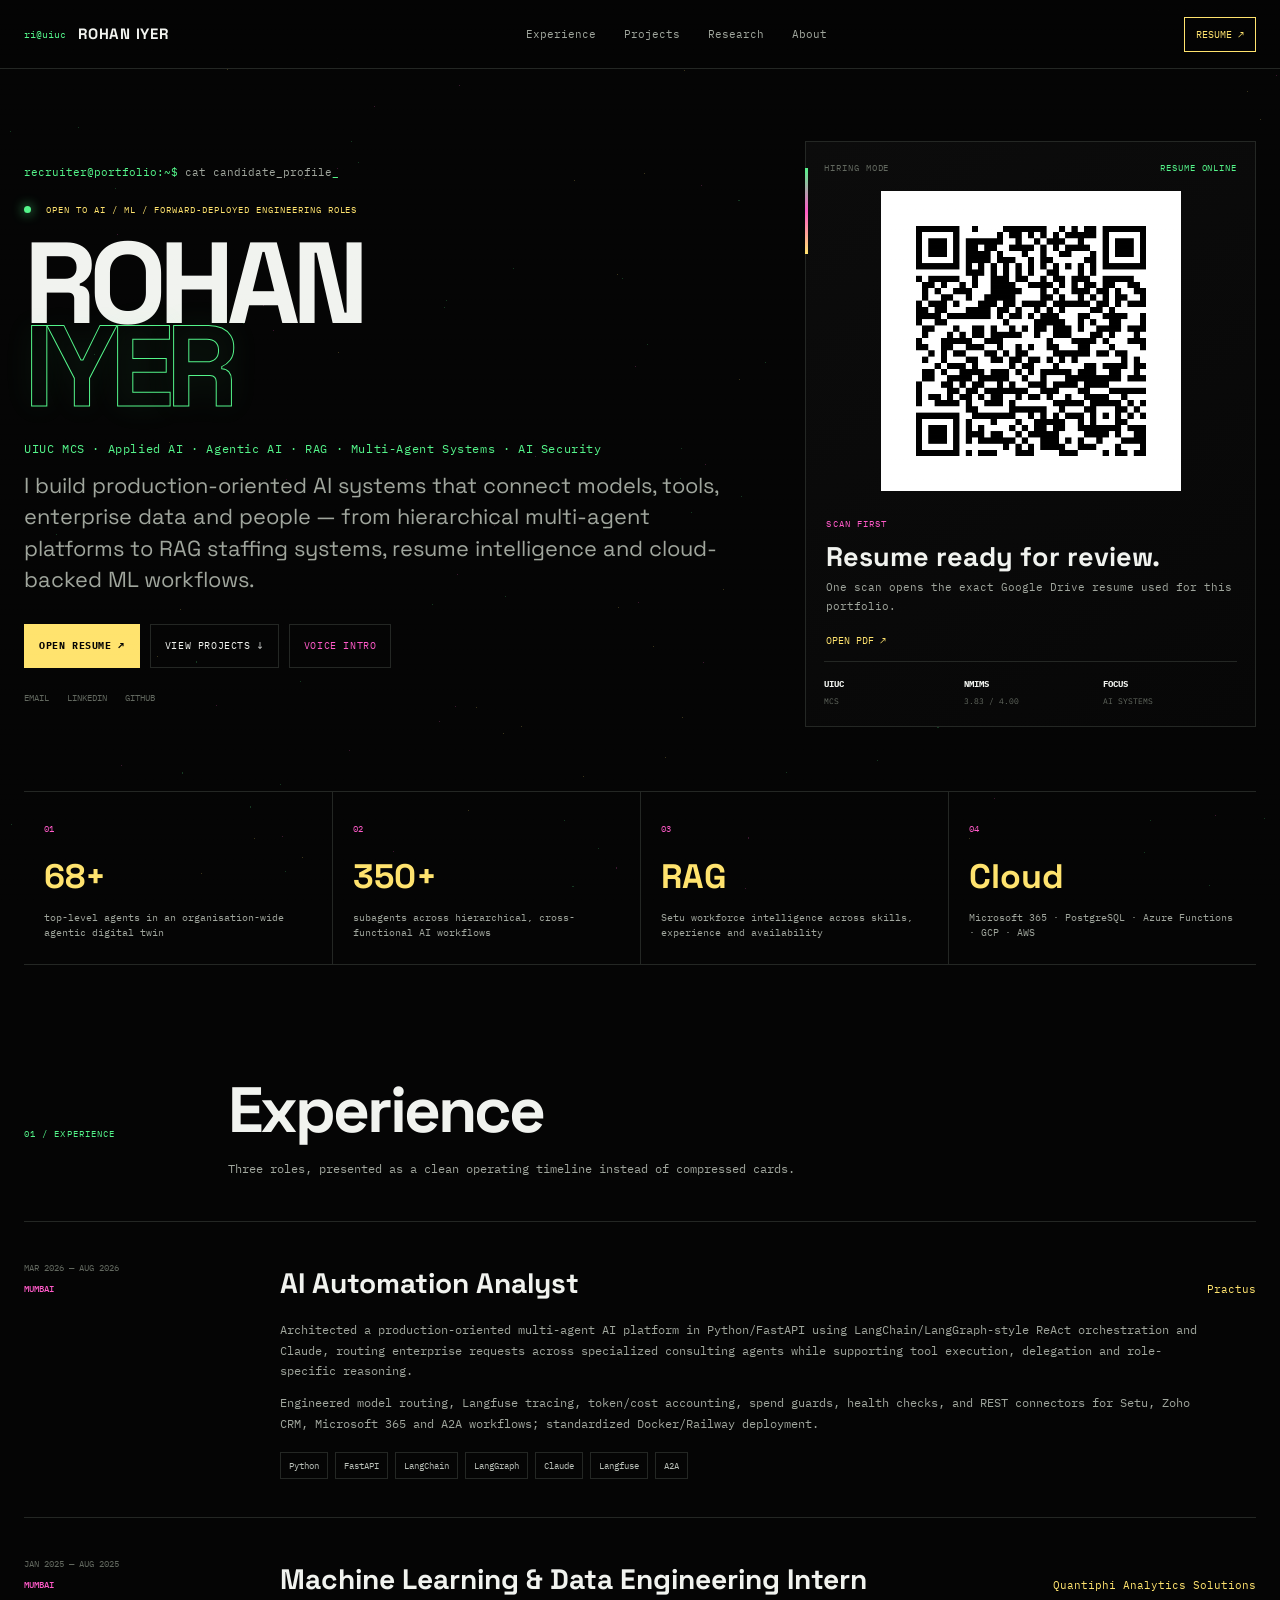
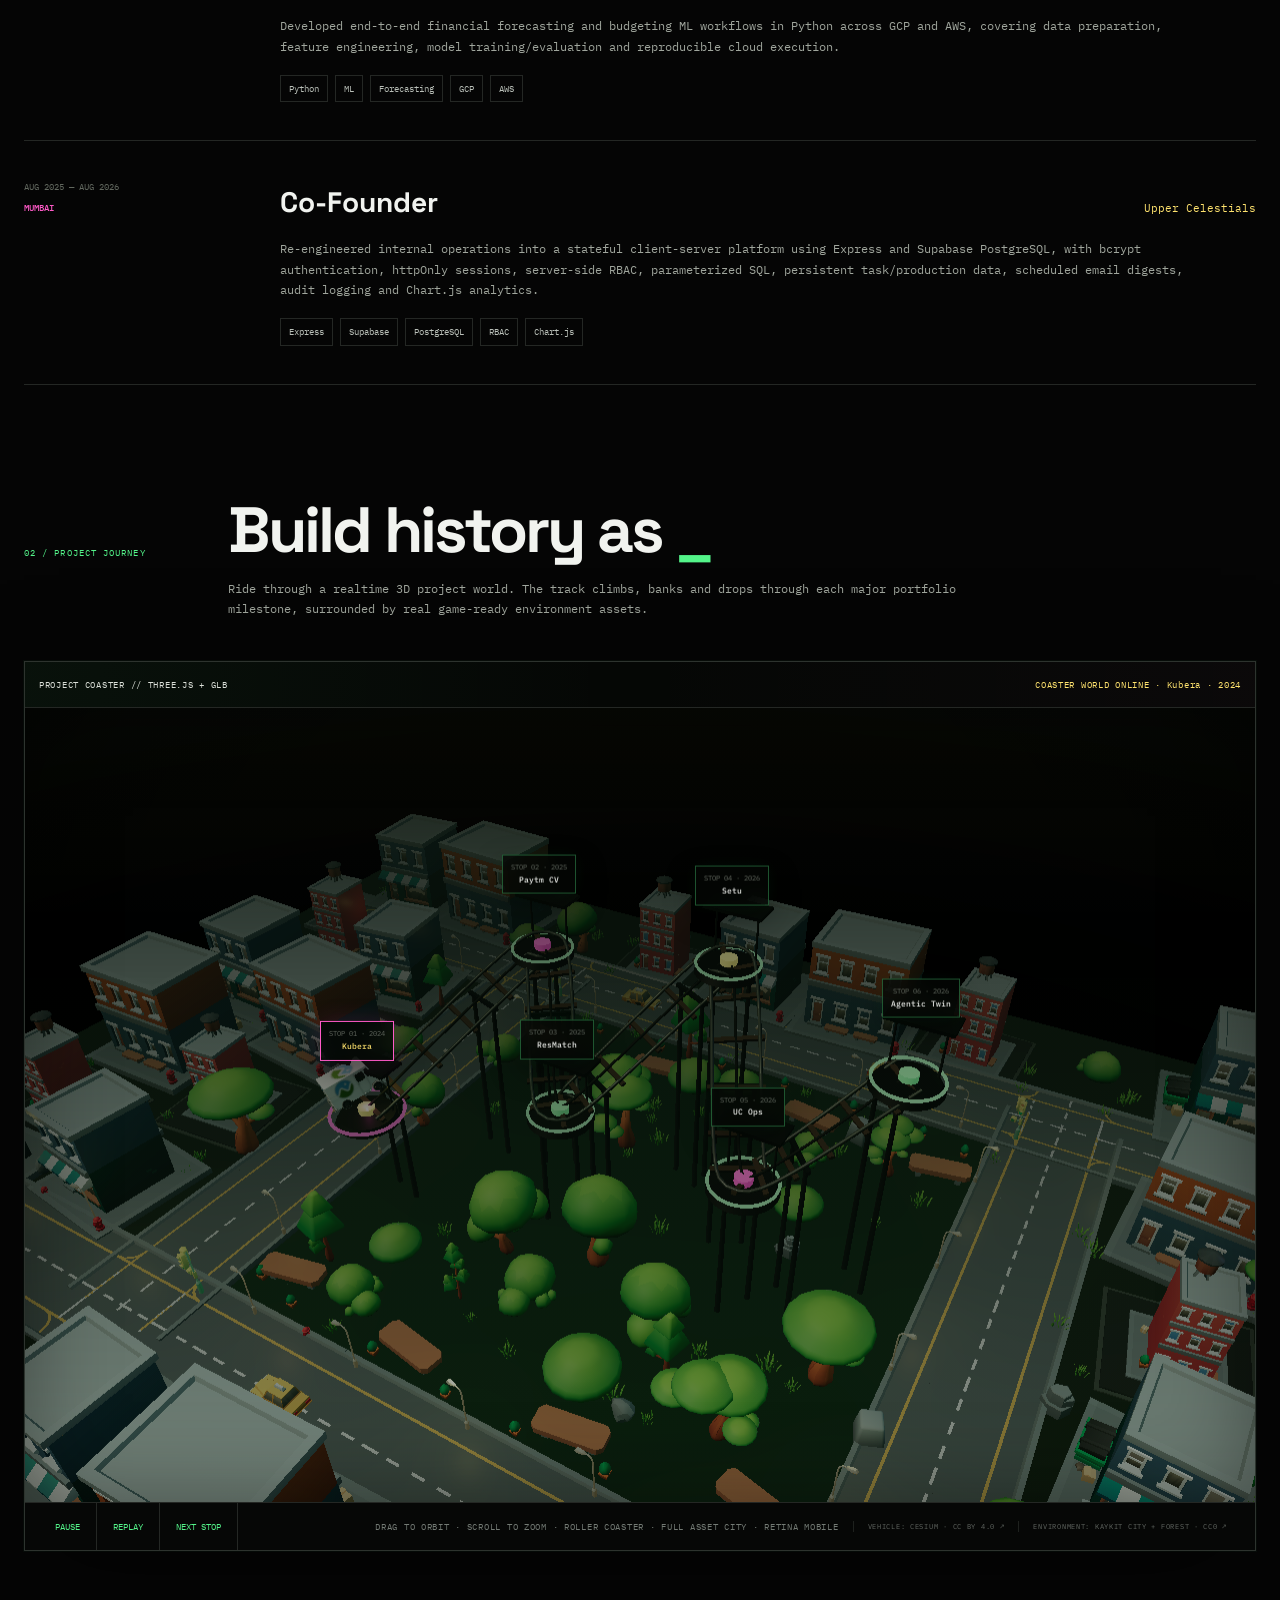
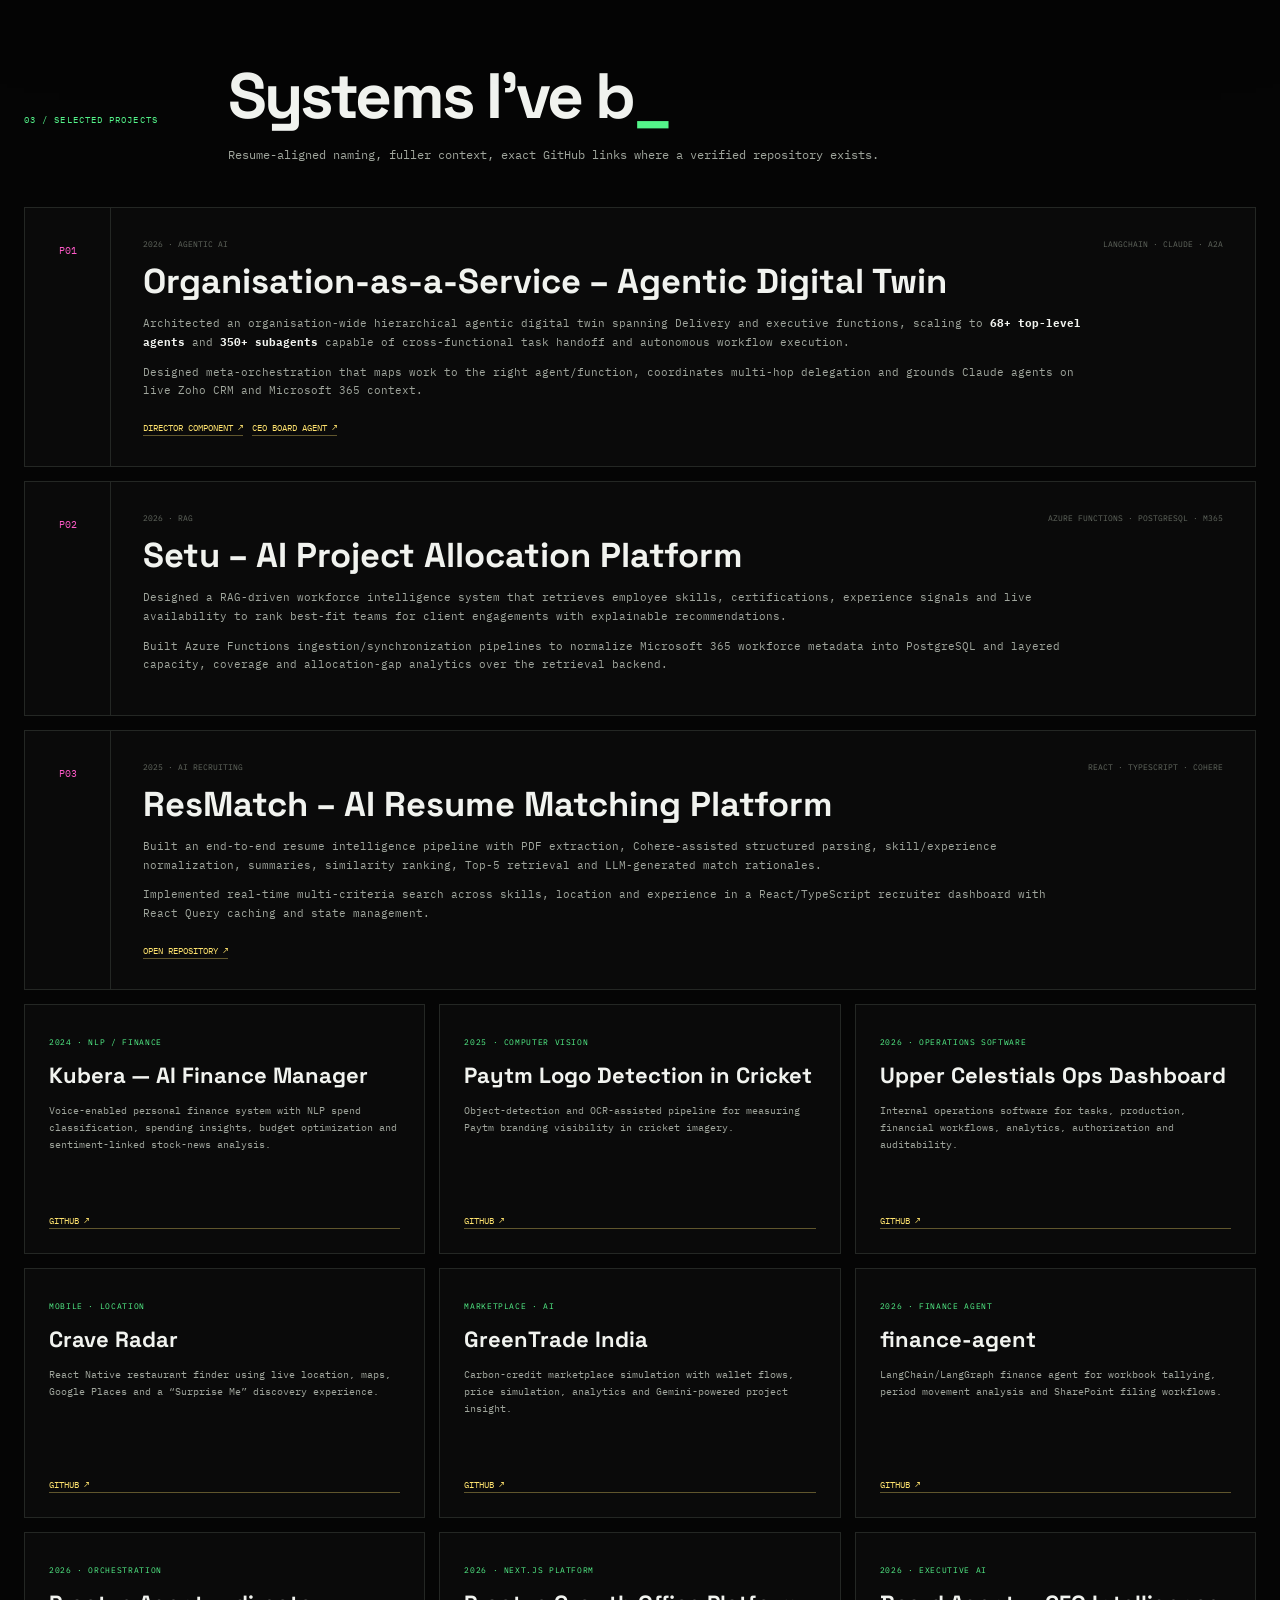
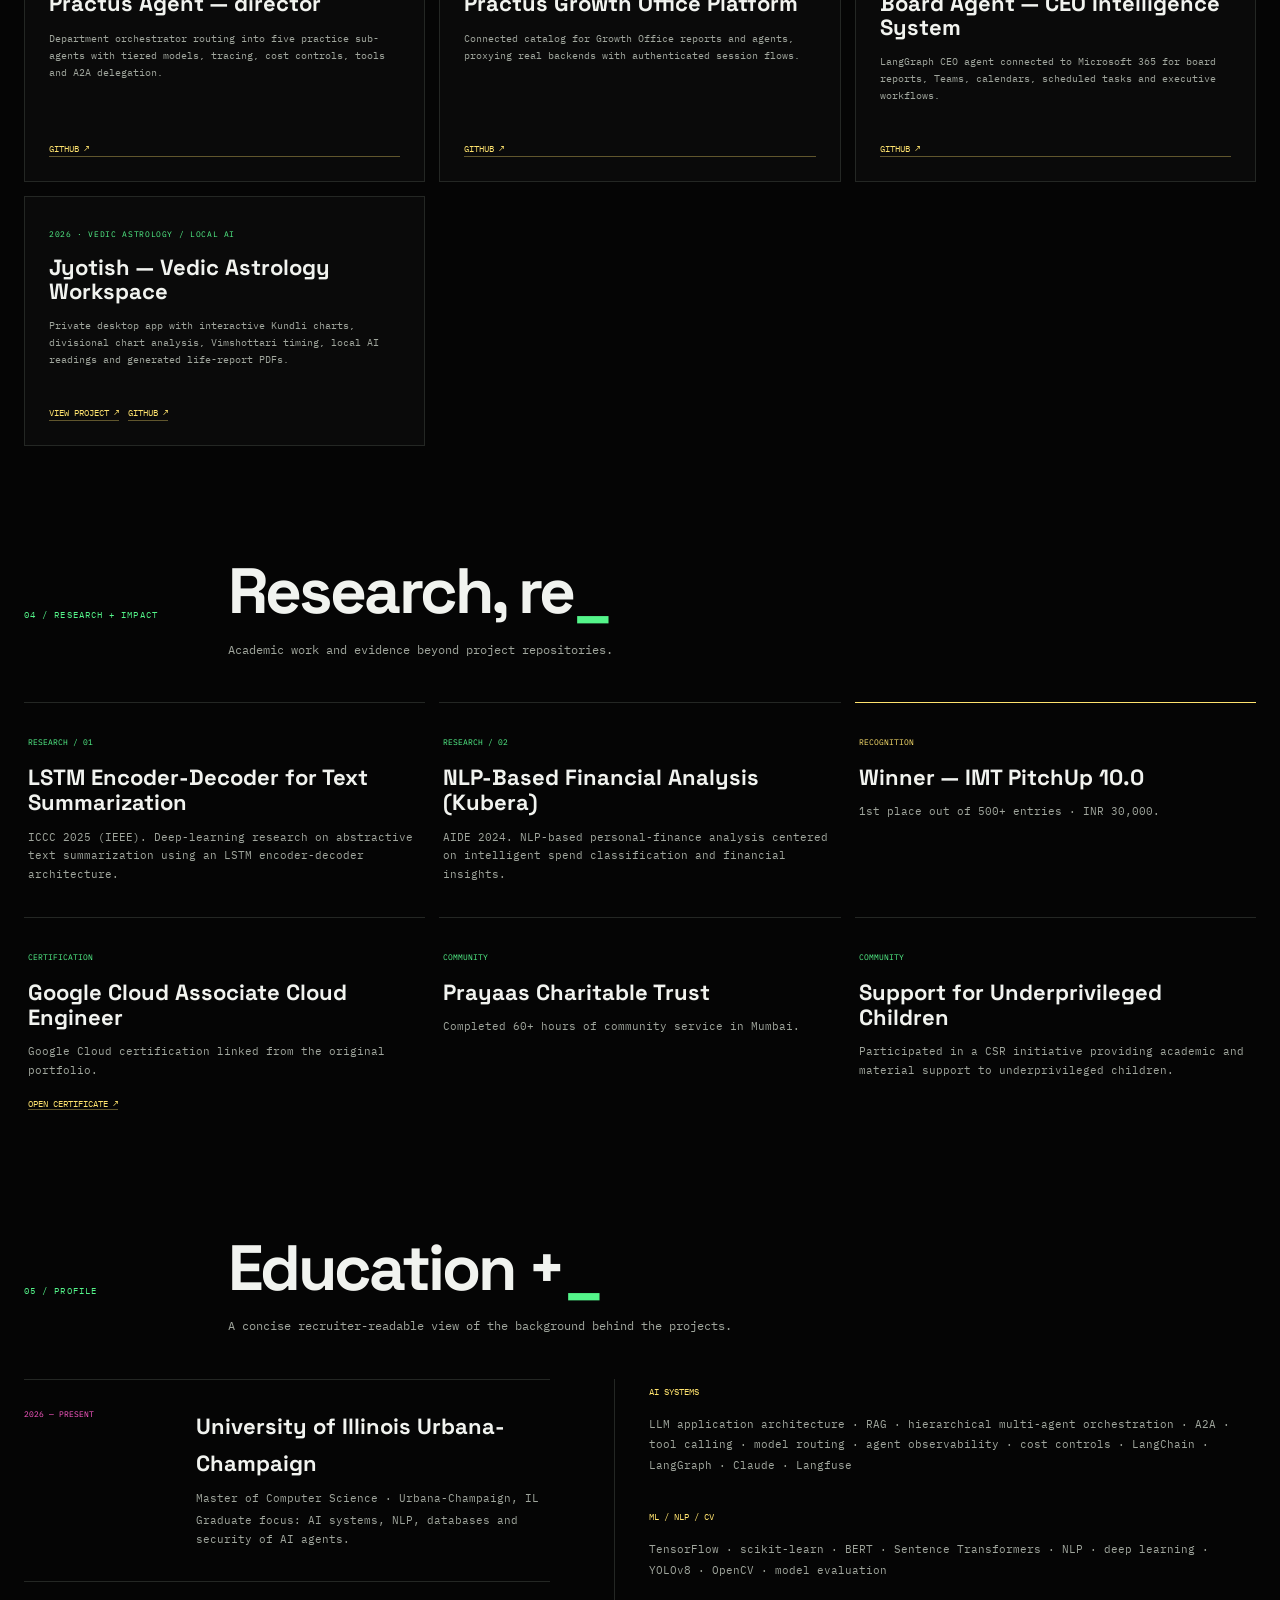
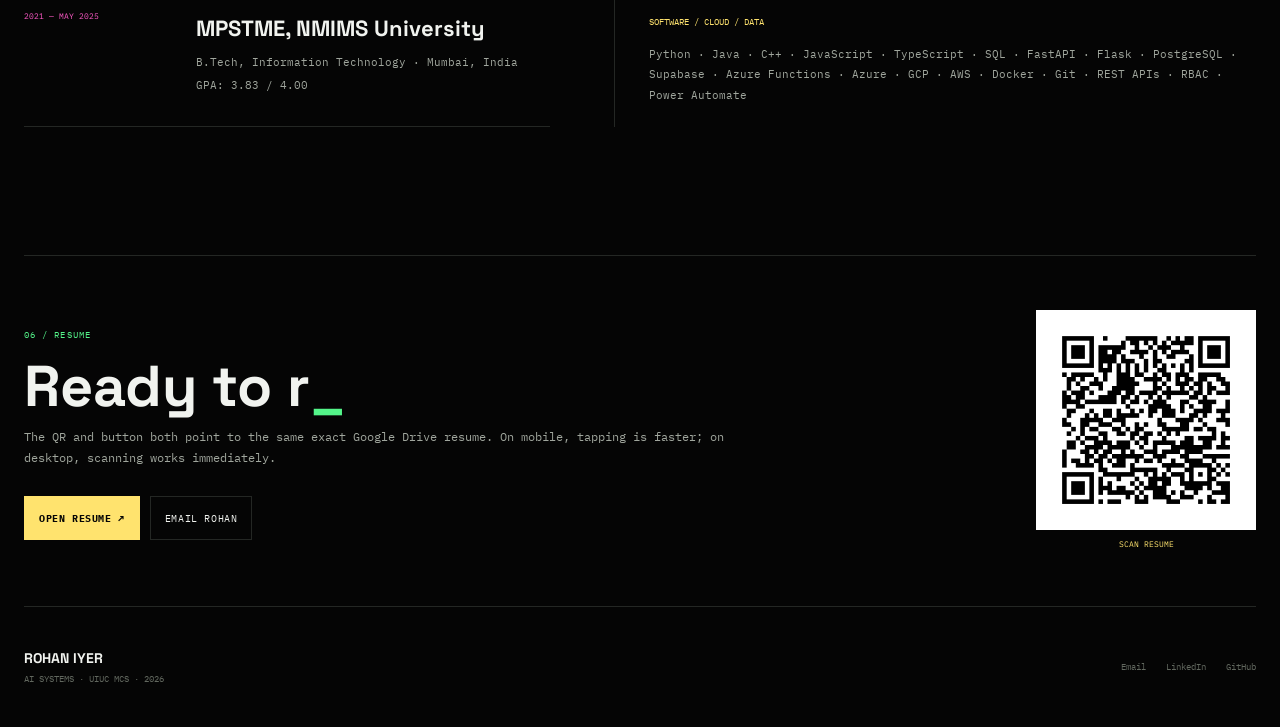
<file: index.html>
<!doctype html>
<html lang="en">
<head>
  <meta charset="utf-8" />
  <meta name="viewport" content="width=device-width, initial-scale=1, viewport-fit=cover" />
  <meta name="theme-color" content="#050505" />
  <meta name="description" content="Rohan Iyer — UIUC MCS, Applied AI, Agentic AI, RAG, Multi-Agent Systems, AI Security and production ML systems." />
  <meta property="og:title" content="Rohan Iyer — AI Engineer Portfolio" />
  <meta property="og:description" content="Recruiter-first portfolio: resume, experience, projects, research and AI systems work." />
  <title>Rohan Iyer — AI Engineer Portfolio</title>
  <link rel="preconnect" href="https://fonts.googleapis.com">
  <link rel="preconnect" href="https://fonts.gstatic.com" crossorigin>
  <link href="https://fonts.googleapis.com/css2?family=IBM+Plex+Mono:wght@400;500;600;700&family=Space+Grotesk:wght@500;600;700&display=swap" rel="stylesheet">
  <link rel="stylesheet" href="style.css" />
</head>
<body>
  <canvas id="ambientCanvas" aria-hidden="true"></canvas>
  <div class="scanlines" aria-hidden="true"></div>

  <header class="site-header" id="top">
    <div class="nav-shell">
      <a class="brand" href="#top" aria-label="Rohan Iyer portfolio home"><span class="brand-prompt">ri@uiuc</span><b>ROHAN IYER</b></a>
      <nav class="desktop-nav" aria-label="Primary navigation">
        <a href="#experience">Experience</a><a href="#projects">Projects</a><a href="#research">Research</a><a href="#about">About</a>
      </nav>
      <a class="nav-resume" href="https://drive.google.com/file/d/1Y54fF6NSf7t-7F6C4zBrXlQfCAeIgNY-/view?usp=sharing" target="_blank" rel="noopener">RESUME ↗</a>
    </div>
  </header>

  <main>
    <section class="hero section-shell" id="home">
      <div class="hero-copy reveal-block">
        <div class="terminal-line"><span class="prompt">recruiter@portfolio:~$</span> <span data-type-scroll="cat candidate_profile.txt">cat candidate_profile.txt</span></div>
        <div class="availability"><i></i> OPEN TO AI / ML / FORWARD-DEPLOYED ENGINEERING ROLES</div>
        <h1><span>ROHAN</span><span class="outline">IYER</span></h1>
        <p class="hero-role">UIUC MCS · Applied AI · Agentic AI · RAG · Multi-Agent Systems · AI Security</p>
        <p class="hero-summary">I build production-oriented AI systems that connect models, tools, enterprise data and people — from hierarchical multi-agent platforms to RAG staffing systems, resume intelligence and cloud-backed ML workflows.</p>
        <div class="hero-actions">
          <a class="btn primary" href="https://drive.google.com/file/d/1Y54fF6NSf7t-7F6C4zBrXlQfCAeIgNY-/view?usp=sharing" target="_blank" rel="noopener">OPEN RESUME ↗</a>
          <a class="btn" href="#projects">VIEW PROJECTS ↓</a>
          <button class="btn ghost" id="speakIntro" type="button">VOICE INTRO</button>
        </div>
        <div class="social-inline" aria-label="Contact links">
          <a href="mailto:rohan.iyer5603@gmail.com">EMAIL</a><a href="https://www.linkedin.com/in/rohan-iyer-461787264" target="_blank" rel="noopener">LINKEDIN</a><a href="https://github.com/roronoa2003" target="_blank" rel="noopener">GITHUB</a>
        </div>
      </div>

      <aside class="resume-priority reveal-block" aria-label="Resume quick access">
        <div class="resume-head"><span>HIRING MODE</span><span class="status-dot">RESUME ONLINE</span></div>
        <a class="hero-qr" href="https://drive.google.com/file/d/1Y54fF6NSf7t-7F6C4zBrXlQfCAeIgNY-/view?usp=sharing" target="_blank" rel="noopener">
          <img src="resume-qr.png" alt="QR code that opens Rohan Iyer's resume" />
        </a>
        <div class="resume-copy">
          <span class="eyebrow">SCAN FIRST</span>
          <h2>Resume ready for review.</h2>
          <p>One scan opens the exact Google Drive resume used for this portfolio.</p>
          <a href="https://drive.google.com/file/d/1Y54fF6NSf7t-7F6C4zBrXlQfCAeIgNY-/view?usp=sharing" target="_blank" rel="noopener">OPEN PDF ↗</a>
        </div>
        <div class="resume-trust"><span><b>UIUC</b> MCS</span><span><b>NMIMS</b> 3.83 / 4.00</span><span><b>FOCUS</b> AI SYSTEMS</span></div>
      </aside>
    </section>

    <section class="quick-proof section-shell reveal-block" aria-label="Recruiter highlights">
      <article><span>01</span><b>68+</b><p>top-level agents in an organisation-wide agentic digital twin</p></article>
      <article><span>02</span><b>350+</b><p>subagents across hierarchical, cross-functional AI workflows</p></article>
      <article><span>03</span><b>RAG</b><p>Setu workforce intelligence across skills, experience and availability</p></article>
      <article><span>04</span><b>Cloud</b><p>Microsoft 365 · PostgreSQL · Azure Functions · GCP · AWS</p></article>
    </section>

    <section class="content-section section-shell" id="experience">
      <div class="section-heading reveal-block"><span class="section-index">01 / EXPERIENCE</span><h2 data-type-scroll="Experience">Experience</h2><p>Three roles, presented as a clean operating timeline instead of compressed cards.</p></div>
      <div class="timeline">
        <article class="timeline-row reveal-block">
          <div class="timeline-meta"><span>MAR 2026 — AUG 2026</span><b>MUMBAI</b></div>
          <div class="timeline-main"><div class="role-line"><h3>AI Automation Analyst</h3><span>Practus</span></div><p>Architected a production-oriented multi-agent AI platform in Python/FastAPI using LangChain/LangGraph-style ReAct orchestration and Claude, routing enterprise requests across specialized consulting agents while supporting tool execution, delegation and role-specific reasoning.</p><p>Engineered model routing, Langfuse tracing, token/cost accounting, spend guards, health checks, and REST connectors for Setu, Zoho CRM, Microsoft 365 and A2A workflows; standardized Docker/Railway deployment.</p><div class="chips"><span>Python</span><span>FastAPI</span><span>LangChain</span><span>LangGraph</span><span>Claude</span><span>Langfuse</span><span>A2A</span></div></div>
        </article>
        <article class="timeline-row reveal-block">
          <div class="timeline-meta"><span>JAN 2025 — AUG 2025</span><b>MUMBAI</b></div>
          <div class="timeline-main"><div class="role-line"><h3>Machine Learning & Data Engineering Intern</h3><span>Quantiphi Analytics Solutions</span></div><p>Developed end-to-end financial forecasting and budgeting ML workflows in Python across GCP and AWS, covering data preparation, feature engineering, model training/evaluation and reproducible cloud execution.</p><div class="chips"><span>Python</span><span>ML</span><span>Forecasting</span><span>GCP</span><span>AWS</span></div></div>
        </article>
        <article class="timeline-row reveal-block">
          <div class="timeline-meta"><span>AUG 2025 — AUG 2026</span><b>MUMBAI</b></div>
          <div class="timeline-main"><div class="role-line"><h3>Co-Founder</h3><span>Upper Celestials</span></div><p>Re-engineered internal operations into a stateful client-server platform using Express and Supabase PostgreSQL, with bcrypt authentication, httpOnly sessions, server-side RBAC, parameterized SQL, persistent task/production data, scheduled email digests, audit logging and Chart.js analytics.</p><div class="chips"><span>Express</span><span>Supabase</span><span>PostgreSQL</span><span>RBAC</span><span>Chart.js</span></div></div>
        </article>
      </div>
    </section>

    <section class="journey-section section-shell" id="journey">
      <div class="section-heading reveal-block"><span class="section-index">02 / PROJECT JOURNEY</span><h2 data-type-scroll="Build history as a 3D coaster">Build history in 3D</h2><p>Ride through a realtime 3D project world. The track climbs, banks and drops through each major portfolio milestone, surrounded by real game-ready environment assets.</p></div>
      <div class="transit-shell reveal-block">
        <div class="transit-top"><span>PROJECT COASTER // THREE.JS + GLB</span><span id="transitStatus">LOADING REALTIME 3D WORLD</span></div>
        <div class="transit-stage" id="projectTransitStage">
          <div class="transit-static-fallback" aria-hidden="true">
            <div class="fallback-world-title"><span>PROJECT WORLD</span><b>INITIALISING LOCAL 3D ENGINE</b></div>
            <div class="fallback-road">
              <i></i><i></i><i></i><i></i><i></i><i></i>
              <span class="fallback-vehicle">▰</span>
            </div>
            <small>LOCAL THREE.JS · LOCAL GLB · NO CDN REQUIRED</small>
          </div>
          <canvas id="projectTransitCanvas" aria-label="Interactive 3D project journey"></canvas>
          <div class="station-labels" id="stationLabels"></div>
          <div class="transit-mobile-card" id="transitMobileCard"></div>
        </div>
        <div class="transit-controls"><button id="transitPause" type="button">PAUSE</button><button id="transitReplay" type="button">REPLAY</button><button id="transitNext" type="button">NEXT STOP</button><span class="world-help">DRAG TO ORBIT · SCROLL TO ZOOM · ROLLER COASTER · FULL ASSET CITY · RETINA MOBILE</span><a class="asset-credit" href="https://github.com/KhronosGroup/glTF-Sample-Assets/tree/main/Models/CesiumMilkTruck" target="_blank" rel="noopener">VEHICLE: CESIUM · CC BY 4.0 ↗</a><a class="asset-credit" href="https://kaylousberg.com" target="_blank" rel="noopener">ENVIRONMENT: KAYKIT CITY + FOREST · CC0 ↗</a></div>
      </div>
    </section>

    <section class="content-section section-shell" id="projects">
      <div class="section-heading reveal-block"><span class="section-index">03 / SELECTED PROJECTS</span><h2 data-type-scroll="Systems I've built">Systems I've built</h2><p>Resume-aligned naming, fuller context, exact GitHub links where a verified repository exists.</p></div>
      <div class="featured-projects">
        <article class="project feature reveal-block" id="project-digital-twin"><div class="project-num">P01</div><div class="project-body"><div class="project-topline"><span>2026 · AGENTIC AI</span><span>LANGCHAIN · CLAUDE · A2A</span></div><h3>Organisation-as-a-Service – Agentic Digital Twin</h3><p>Architected an organisation-wide hierarchical agentic digital twin spanning Delivery and executive functions, scaling to <strong>68+ top-level agents</strong> and <strong>350+ subagents</strong> capable of cross-functional task handoff and autonomous workflow execution.</p><p>Designed meta-orchestration that maps work to the right agent/function, coordinates multi-hop delegation and grounds Claude agents on live Zoho CRM and Microsoft 365 context.</p><div class="project-actions"><a href="https://github.com/roronoa2003/directors" target="_blank" rel="noopener">DIRECTOR COMPONENT ↗</a><a href="https://github.com/roronoa2003/CEO-Agent-board-review" target="_blank" rel="noopener">CEO BOARD AGENT ↗</a></div></div></article>
        <article class="project feature reveal-block" id="project-setu"><div class="project-num">P02</div><div class="project-body"><div class="project-topline"><span>2026 · RAG</span><span>AZURE FUNCTIONS · POSTGRESQL · M365</span></div><h3>Setu – AI Project Allocation Platform</h3><p>Designed a RAG-driven workforce intelligence system that retrieves employee skills, certifications, experience signals and live availability to rank best-fit teams for client engagements with explainable recommendations.</p><p>Built Azure Functions ingestion/synchronization pipelines to normalize Microsoft 365 workforce metadata into PostgreSQL and layered capacity, coverage and allocation-gap analytics over the retrieval backend.</p></div></article>
        <article class="project feature reveal-block" id="project-resmatch"><div class="project-num">P03</div><div class="project-body"><div class="project-topline"><span>2025 · AI RECRUITING</span><span>REACT · TYPESCRIPT · COHERE</span></div><h3>ResMatch – AI Resume Matching Platform</h3><p>Built an end-to-end resume intelligence pipeline with PDF extraction, Cohere-assisted structured parsing, skill/experience normalization, summaries, similarity ranking, Top-5 retrieval and LLM-generated match rationales.</p><p>Implemented real-time multi-criteria search across skills, location and experience in a React/TypeScript recruiter dashboard with React Query caching and state management.</p><div class="project-actions"><a href="https://github.com/roronoa2003/ResMatch_Deployed" target="_blank" rel="noopener">OPEN REPOSITORY ↗</a></div></div></article>
      </div>

      <div class="project-grid" aria-label="Additional projects">
        <article class="project compact reveal-block" id="project-kubera"><div><span>2024 · NLP / FINANCE</span><h3>Kubera — AI Finance Manager</h3><p>Voice-enabled personal finance system with NLP spend classification, spending insights, budget optimization and sentiment-linked stock-news analysis.</p></div><a href="https://github.com/roronoa2003/Kubera" target="_blank" rel="noopener">GITHUB ↗</a></article>
        <article class="project compact reveal-block" id="project-paytm"><div><span>2025 · COMPUTER VISION</span><h3>Paytm Logo Detection in Cricket</h3><p>Object-detection and OCR-assisted pipeline for measuring Paytm branding visibility in cricket imagery.</p></div><a href="https://github.com/roronoa2003/paytm-logo-detection" target="_blank" rel="noopener">GITHUB ↗</a></article>
        <article class="project compact reveal-block" id="project-uc-ops"><div><span>2026 · OPERATIONS SOFTWARE</span><h3>Upper Celestials Ops Dashboard</h3><p>Internal operations software for tasks, production, financial workflows, analytics, authorization and auditability.</p></div><a href="https://github.com/roronoa2003/uc-dashboard" target="_blank" rel="noopener">GITHUB ↗</a></article>
        <article class="project compact reveal-block"><div><span>MOBILE · LOCATION</span><h3>Crave Radar</h3><p>React Native restaurant finder using live location, maps, Google Places and a “Surprise Me” discovery experience.</p></div><a href="https://github.com/roronoa2003/Crave-Radar" target="_blank" rel="noopener">GITHUB ↗</a></article>
        <article class="project compact reveal-block"><div><span>MARKETPLACE · AI</span><h3>GreenTrade India</h3><p>Carbon-credit marketplace simulation with wallet flows, price simulation, analytics and Gemini-powered project insight.</p></div><a href="https://github.com/roronoa2003/Carbon-Credit-Marketplace" target="_blank" rel="noopener">GITHUB ↗</a></article>
        <article class="project compact reveal-block"><div><span>2026 · FINANCE AGENT</span><h3>finance-agent</h3><p>LangChain/LangGraph finance agent for workbook tallying, period movement analysis and SharePoint filing workflows.</p></div><a href="https://github.com/roronoa2003/finance-agent" target="_blank" rel="noopener">GITHUB ↗</a></article>
        <article class="project compact reveal-block"><div><span>2026 · ORCHESTRATION</span><h3>Practus Agent — director</h3><p>Department orchestrator routing into five practice sub-agents with tiered models, tracing, cost controls, tools and A2A delegation.</p></div><a href="https://github.com/roronoa2003/directors" target="_blank" rel="noopener">GITHUB ↗</a></article>
        <article class="project compact reveal-block"><div><span>2026 · NEXT.JS PLATFORM</span><h3>Practus Growth Office Platform</h3><p>Connected catalog for Growth Office reports and agents, proxying real backends with authenticated session flows.</p></div><a href="https://github.com/roronoa2003/growth-office-platform" target="_blank" rel="noopener">GITHUB ↗</a></article>
        <article class="project compact reveal-block"><div><span>2026 · EXECUTIVE AI</span><h3>Board Agent — CEO Intelligence System</h3><p>LangGraph CEO agent connected to Microsoft 365 for board reports, Teams, calendars, scheduled tasks and executive workflows.</p></div><a href="https://github.com/roronoa2003/CEO-Agent-board-review" target="_blank" rel="noopener">GITHUB ↗</a></article>
        <article class="project compact reveal-block" id="project-jyotish"><div><span>2026 · VEDIC ASTROLOGY / LOCAL AI</span><h3>Jyotish — Vedic Astrology Workspace</h3><p>Private desktop app with interactive Kundli charts, divisional chart analysis, Vimshottari timing, local AI readings and generated life-report PDFs.</p></div><div class="project-actions"><a href="https://roronoa2003.github.io/jyothish/" target="_blank" rel="noopener">VIEW PROJECT ↗</a><a href="https://github.com/roronoa2003/jyothish" target="_blank" rel="noopener">GITHUB ↗</a></div></article>
      </div>
    </section>

    <section class="content-section section-shell" id="research">
      <div class="section-heading reveal-block"><span class="section-index">04 / RESEARCH + IMPACT</span><h2 data-type-scroll="Research, recognition, service">Research, recognition, service</h2><p>Academic work and evidence beyond project repositories.</p></div>
      <div class="three-column-info">
        <article class="info-card reveal-block"><span>RESEARCH / 01</span><h3>LSTM Encoder-Decoder for Text Summarization</h3><p>ICCC 2025 (IEEE). Deep-learning research on abstractive text summarization using an LSTM encoder-decoder architecture.</p></article>
        <article class="info-card reveal-block"><span>RESEARCH / 02</span><h3>NLP-Based Financial Analysis (Kubera)</h3><p>AIDE 2024. NLP-based personal-finance analysis centered on intelligent spend classification and financial insights.</p></article>
        <article class="info-card accent reveal-block"><span>RECOGNITION</span><h3>Winner — IMT PitchUp 10.0</h3><p>1st place out of 500+ entries · INR 30,000.</p></article>
        <article class="info-card reveal-block"><span>CERTIFICATION</span><h3>Google Cloud Associate Cloud Engineer</h3><p>Google Cloud certification linked from the original portfolio.</p><a href="https://drive.google.com/file/d/164Hflfywh5Y3Miq3rfIG6T-hbGL6Wr9J/view" target="_blank" rel="noopener">OPEN CERTIFICATE ↗</a></article>
        <article class="info-card reveal-block"><span>COMMUNITY</span><h3>Prayaas Charitable Trust</h3><p>Completed 60+ hours of community service in Mumbai.</p></article>
        <article class="info-card reveal-block"><span>COMMUNITY</span><h3>Support for Underprivileged Children</h3><p>Participated in a CSR initiative providing academic and material support to underprivileged children.</p></article>
      </div>
    </section>

    <section class="content-section section-shell" id="about">
      <div class="section-heading reveal-block"><span class="section-index">05 / PROFILE</span><h2 data-type-scroll="Education + technical stack">Education + technical stack</h2><p>A concise recruiter-readable view of the background behind the projects.</p></div>
      <div class="about-grid">
        <div class="education-stack">
          <article class="edu-row reveal-block"><span>2026 — PRESENT</span><div><h3>University of Illinois Urbana-Champaign</h3><p>Master of Computer Science · Urbana-Champaign, IL</p><p>Graduate focus: AI systems, NLP, databases and security of AI agents.</p></div></article>
          <article class="edu-row reveal-block"><span>2021 — MAY 2025</span><div><h3>MPSTME, NMIMS University</h3><p>B.Tech, Information Technology · Mumbai, India</p><p>GPA: 3.83 / 4.00</p></div></article>
        </div>
        <div class="skills-panel reveal-block">
          <div class="skill-group"><span>AI SYSTEMS</span><p>LLM application architecture · RAG · hierarchical multi-agent orchestration · A2A · tool calling · model routing · agent observability · cost controls · LangChain · LangGraph · Claude · Langfuse</p></div>
          <div class="skill-group"><span>ML / NLP / CV</span><p>TensorFlow · scikit-learn · BERT · Sentence Transformers · NLP · deep learning · YOLOv8 · OpenCV · model evaluation</p></div>
          <div class="skill-group"><span>SOFTWARE / CLOUD / DATA</span><p>Python · Java · C++ · JavaScript · TypeScript · SQL · FastAPI · Flask · PostgreSQL · Supabase · Azure Functions · Azure · GCP · AWS · Docker · Git · REST APIs · RBAC · Power Automate</p></div>
        </div>
      </div>
    </section>

    <section class="resume-final section-shell" id="resume">
      <div class="resume-final-copy reveal-block"><span class="section-index">06 / RESUME</span><h2 data-type-scroll="Ready to review the full resume?">Ready to review the full resume?</h2><p>The QR and button both point to the same exact Google Drive resume. On mobile, tapping is faster; on desktop, scanning works immediately.</p><div class="hero-actions"><a class="btn primary" href="https://drive.google.com/file/d/1Y54fF6NSf7t-7F6C4zBrXlQfCAeIgNY-/view?usp=sharing" target="_blank" rel="noopener">OPEN RESUME ↗</a><a class="btn" href="mailto:rohan.iyer5603@gmail.com">EMAIL ROHAN</a></div></div>
      <a class="final-qr reveal-block" href="https://drive.google.com/file/d/1Y54fF6NSf7t-7F6C4zBrXlQfCAeIgNY-/view?usp=sharing" target="_blank" rel="noopener"><img src="resume-qr.png" alt="QR code to Rohan Iyer resume"><span>SCAN RESUME</span></a>
    </section>
  </main>

  <footer class="site-footer section-shell"><div><b>ROHAN IYER</b><span>AI SYSTEMS · UIUC MCS · 2026</span></div><div><a href="mailto:rohan.iyer5603@gmail.com">Email</a><a href="https://www.linkedin.com/in/rohan-iyer-461787264" target="_blank" rel="noopener">LinkedIn</a><a href="https://github.com/roronoa2003" target="_blank" rel="noopener">GitHub</a></div></footer>

  <nav class="mobile-dock" aria-label="Mobile navigation"><a href="#home">HOME</a><a href="#experience">EXP</a><a href="#projects">WORK</a><a class="dock-resume" href="https://drive.google.com/file/d/1Y54fF6NSf7t-7F6C4zBrXlQfCAeIgNY-/view?usp=sharing" target="_blank" rel="noopener">RESUME</a></nav>

  <script type="module" src="three-bootstrap.js?v=20260918m"></script>
</body>
</html>
</file>
<file: style.css>
:root{
  --bg:#050505;--panel:#0a0a0a;--panel2:#0e0e0e;--text:#f1f3ef;--muted:#a0a69d;--dim:#62685f;
  --green:#54f58a;--pink:#ff5ac8;--yellow:#ffe36e;--line:#242724;--line2:#171a17;
  --mono:'IBM Plex Mono',ui-monospace,monospace;--display:'Space Grotesk',system-ui,sans-serif;
  --shell:min(1280px,calc(100% - 48px));
}
*{box-sizing:border-box}html{scroll-behavior:smooth;scroll-padding-top:88px}body{margin:0;background:var(--bg);color:var(--text);font-family:var(--mono);font-size:14px;line-height:1.7;overflow-x:hidden}a{color:inherit;text-decoration:none}button{font:inherit}.section-shell{width:var(--shell);margin-inline:auto;min-width:0}#ambientCanvas{position:fixed;inset:0;width:100%;height:100%;z-index:-4;pointer-events:none}.scanlines{position:fixed;inset:0;z-index:100;pointer-events:none;opacity:.045;background:repeating-linear-gradient(to bottom,transparent 0,transparent 4px,rgba(255,255,255,.12) 5px)}
.site-header{position:sticky;top:0;z-index:50;background:rgba(5,5,5,.88);backdrop-filter:blur(18px);border-bottom:1px solid var(--line)}.nav-shell{width:var(--shell);margin:auto;min-height:68px;display:grid;grid-template-columns:auto 1fr auto;align-items:center;gap:28px}.brand{display:flex;align-items:center;gap:12px}.brand-prompt{color:var(--green);font-size:10px}.brand b{font-family:var(--display);font-size:15px;letter-spacing:.05em}.desktop-nav{display:flex;justify-content:center;gap:28px}.desktop-nav a{font-size:11px;color:var(--muted);transition:.2s}.desktop-nav a:hover{color:var(--green)}.nav-resume{border:1px solid var(--yellow);color:var(--yellow);padding:8px 11px;font-size:10px;transition:.2s}.nav-resume:hover{background:var(--yellow);color:#050505}
.hero{padding:72px 0 36px;display:grid;grid-template-columns:minmax(0,1.22fr) minmax(330px,.78fr);gap:clamp(40px,6vw,92px);align-items:center}.terminal-line{color:var(--muted);font-size:11px;margin-bottom:20px}.prompt{color:var(--green)}.availability{font-size:9px;letter-spacing:.11em;color:var(--yellow);margin-bottom:26px}.availability i{display:inline-block;width:7px;height:7px;background:var(--green);border-radius:50%;box-shadow:0 0 12px var(--green);margin-right:9px}.hero h1{margin:0;font-family:var(--display);font-size:clamp(78px,9vw,142px);line-height:.72;letter-spacing:-.07em;text-transform:uppercase}.hero h1 span{display:block}.hero h1 .outline{color:transparent;-webkit-text-stroke:1px var(--green);text-shadow:0 0 30px rgba(84,245,138,.08)}.hero-role{max-width:860px;margin:30px 0 10px;color:var(--green);font-size:12px;letter-spacing:.05em}.hero-summary{max-width:780px;margin:0;color:var(--muted);font-family:var(--display);font-size:clamp(17px,1.7vw,23px);line-height:1.45}.hero-actions{display:flex;flex-wrap:wrap;gap:10px;margin-top:28px}.btn{min-height:44px;display:inline-flex;align-items:center;justify-content:center;padding:10px 14px;border:1px solid var(--line);background:transparent;color:var(--text);font-size:10px;letter-spacing:.06em;cursor:pointer;transition:transform .18s,border-color .18s,background .18s,color .18s}.btn:hover{transform:translateY(-2px);border-color:var(--green)}.btn.primary{background:var(--yellow);border-color:var(--yellow);color:#050505;font-weight:700}.btn.primary:hover{background:var(--green);border-color:var(--green)}.btn.ghost{color:var(--pink)}.social-inline{display:flex;gap:18px;margin-top:22px}.social-inline a{font-size:9px;color:var(--dim);transition:.2s}.social-inline a:hover{color:var(--pink)}
.resume-priority{position:relative;border:1px solid var(--line);background:linear-gradient(145deg,#0c0c0c,#070707);padding:18px;min-width:0}.resume-priority:before{content:"";position:absolute;left:-1px;top:26px;width:3px;height:86px;background:linear-gradient(var(--green),var(--pink),var(--yellow))}.resume-head{display:flex;justify-content:space-between;gap:16px;font-size:9px;color:var(--dim);letter-spacing:.1em;margin-bottom:16px}.status-dot{color:var(--green)}.hero-qr{display:block;width:min(100%,300px);margin:0 auto;background:#fff;padding:10px;transition:transform .3s}.hero-qr:hover{transform:scale(1.015)}.hero-qr img{display:block;width:100%;height:auto}.resume-copy{padding:20px 2px 10px}.eyebrow{font-size:9px;color:var(--pink);letter-spacing:.12em}.resume-copy h2{font-family:var(--display);font-size:27px;line-height:1.08;margin:7px 0}.resume-copy p{color:var(--muted);font-size:11px;margin:0 0 12px}.resume-copy>a{color:var(--yellow);font-size:10px}.resume-trust{display:grid;grid-template-columns:repeat(3,1fr);gap:6px;border-top:1px solid var(--line);padding-top:14px}.resume-trust span{font-size:8px;color:var(--dim)}.resume-trust b{display:block;color:var(--text);font-size:9px;margin-bottom:3px}
.quick-proof{display:grid;grid-template-columns:repeat(4,1fr);border-top:1px solid var(--line);border-bottom:1px solid var(--line);margin-top:28px}.quick-proof article{padding:24px 20px;min-width:0}.quick-proof article+article{border-left:1px solid var(--line)}.quick-proof span{color:var(--pink);font-size:9px}.quick-proof b{display:block;font-family:var(--display);font-size:34px;margin:8px 0 4px;color:var(--yellow)}.quick-proof p{margin:0;color:var(--muted);font-size:10px;line-height:1.5}
.content-section,.journey-section{padding-top:clamp(92px,9vw,148px)}.section-heading{display:grid;grid-template-columns:170px minmax(0,1fr);gap:18px 34px;align-items:end;margin-bottom:42px}.section-index{color:var(--green);font-size:9px;letter-spacing:.12em}.section-heading h2{grid-column:2;margin:0;font-family:var(--display);font-size:clamp(44px,5vw,78px);line-height:.95;letter-spacing:-.045em}.section-heading p{grid-column:2;margin:0;max-width:760px;color:var(--muted);font-size:12px}
.timeline{border-top:1px solid var(--line)}.timeline-row{display:grid;grid-template-columns:220px minmax(0,1fr);gap:36px;padding:38px 0;border-bottom:1px solid var(--line)}.timeline-meta{display:flex;flex-direction:column;gap:5px;font-size:9px;color:var(--dim)}.timeline-meta b{color:var(--pink);font-weight:500}.role-line{display:flex;justify-content:space-between;gap:24px;align-items:baseline}.role-line h3{margin:0;font-family:var(--display);font-size:clamp(25px,2.2vw,34px)}.role-line span{color:var(--yellow);font-size:11px;text-align:right}.timeline-main p{max-width:930px;color:var(--muted);font-size:12px}.chips{display:flex;flex-wrap:wrap;gap:7px;margin-top:18px}.chips span{border:1px solid var(--line);padding:5px 8px;color:#bac0b9;font-size:9px}
.transit-shell{border:1px solid var(--line);background:#070707;overflow:hidden}.transit-top,.transit-controls{min-height:42px;display:flex;align-items:center;justify-content:space-between;gap:16px;padding:0 14px;color:var(--dim);font-size:9px;letter-spacing:.08em}.transit-top{border-bottom:1px solid var(--line)}.transit-top span:last-child{color:var(--green)}.transit-stage{position:relative;height:clamp(470px,56vw,690px);min-width:0;overflow:hidden;background:radial-gradient(circle at 50% 44%,rgba(84,245,138,.045),transparent 48%),#030403}.transit-stage canvas{position:absolute;inset:0;width:100%;height:100%;display:block;touch-action:pan-y}.station-labels{position:absolute;inset:0;pointer-events:none}.station-label{position:absolute;transform:translate(-50%,-100%);border:1px solid rgba(84,245,138,.30);background:rgba(5,5,5,.80);color:var(--text);padding:6px 8px;font-family:var(--mono);font-size:8px;pointer-events:auto;cursor:pointer}.station-label i{display:block;color:var(--dim);font-style:normal;font-size:7px}.station-label strong{font-weight:500}.station-label.active{border-color:var(--pink);color:var(--yellow)}.transit-mobile-card{display:none}.transit-controls{border-top:1px solid var(--line);justify-content:flex-start}.transit-controls button{border:0;border-right:1px solid var(--line);background:transparent;color:var(--green);padding:12px 14px;margin-left:-14px;cursor:pointer}.transit-controls button+button{margin-left:0}.transit-controls span{margin-left:auto}
.featured-projects{display:grid;gap:14px}.project{border:1px solid var(--line);background:var(--panel);transition:border-color .22s,transform .22s}.project:hover{border-color:#3d433e}.project.feature{display:grid;grid-template-columns:86px minmax(0,1fr)}.project-num{border-right:1px solid var(--line);display:flex;align-items:flex-start;justify-content:center;padding-top:34px;color:var(--pink);font-size:10px}.project-body{padding:30px 32px}.project-topline{display:flex;justify-content:space-between;gap:20px;color:var(--dim);font-size:8px}.project h3{font-family:var(--display);font-size:clamp(27px,2.7vw,40px);line-height:1.08;margin:11px 0 14px}.project p{color:var(--muted);font-size:11px;max-width:940px}.project strong{color:var(--text)}.project-actions{display:flex;flex-wrap:wrap;gap:9px;margin-top:20px}.project-actions a,.project.compact>a,.info-card a{color:var(--yellow);font-size:9px;border-bottom:1px solid rgba(255,227,110,.35)}.project-grid{display:grid;grid-template-columns:repeat(3,minmax(0,1fr));gap:14px;margin-top:14px}.project.compact{min-height:250px;padding:24px;display:flex;flex-direction:column;justify-content:space-between}.project.compact>div>span{color:var(--green);font-size:8px;letter-spacing:.08em}.project.compact h3{font-size:22px}.project.compact p{font-size:10px}
.three-column-info{display:grid;grid-template-columns:repeat(3,minmax(0,1fr));gap:14px}.info-card{border-top:1px solid var(--line);padding:26px 4px 8px}.info-card>span{font-size:8px;color:var(--green)}.info-card h3{font-family:var(--display);font-size:22px;line-height:1.15;margin:12px 0}.info-card p{color:var(--muted);font-size:11px}.info-card.accent{border-top-color:var(--yellow)}.info-card.accent>span{color:var(--yellow)}
.about-grid{display:grid;grid-template-columns:.9fr 1.1fr;gap:64px}.education-stack{border-top:1px solid var(--line)}.edu-row{display:grid;grid-template-columns:150px 1fr;gap:22px;padding:28px 0;border-bottom:1px solid var(--line)}.edu-row>span{color:var(--pink);font-size:8px}.edu-row h3{font-family:var(--display);font-size:22px;margin:0 0 6px}.edu-row p{margin:4px 0;color:var(--muted);font-size:11px}.skills-panel{border-left:1px solid var(--line);padding-left:34px}.skill-group+ .skill-group{margin-top:28px}.skill-group span{color:var(--yellow);font-size:9px}.skill-group p{color:var(--muted);font-size:11px;line-height:1.9}
.resume-final{margin-top:clamp(100px,10vw,160px);padding:54px 0;border-top:1px solid var(--line);border-bottom:1px solid var(--line);display:grid;grid-template-columns:minmax(0,1fr) 220px;gap:60px;align-items:center}.resume-final-copy h2{font-family:var(--display);font-size:clamp(40px,4.5vw,68px);line-height:1;margin:12px 0}.resume-final-copy p{max-width:760px;color:var(--muted);font-size:12px}.final-qr{display:grid;gap:8px;color:var(--yellow);font-size:8px;text-align:center}.final-qr img{width:100%;background:#fff;padding:8px}.site-footer{min-height:120px;display:flex;justify-content:space-between;align-items:center;gap:30px;color:var(--dim);font-size:9px}.site-footer>div:first-child{display:flex;flex-direction:column}.site-footer b{color:var(--text);font-family:var(--display);font-size:14px}.site-footer>div:last-child{display:flex;gap:20px}.site-footer a:hover{color:var(--green)}
.reveal-block{opacity:0;transform:translateY(24px);transition:opacity .7s cubic-bezier(.2,.7,.2,1),transform .7s cubic-bezier(.2,.7,.2,1)}.reveal-block.in-view{opacity:1;transform:none}.type-cursor:after{content:"_";color:var(--green);animation:blink .72s step-end infinite}@keyframes blink{50%{opacity:0}}.mobile-dock{display:none}
@media(max-width:1080px){:root{--shell:min(100% - 34px,1100px)}.hero{grid-template-columns:minmax(0,1fr) 340px;gap:36px}.hero h1{font-size:clamp(68px,10vw,108px)}.quick-proof{grid-template-columns:repeat(2,1fr)}.quick-proof article:nth-child(3){border-left:0;border-top:1px solid var(--line)}.quick-proof article:nth-child(4){border-top:1px solid var(--line)}.project-grid,.three-column-info{grid-template-columns:repeat(2,minmax(0,1fr))}.about-grid{gap:36px}}
@media(max-width:780px){:root{--shell:calc(100% - 28px)}html{scroll-padding-top:76px}body{font-size:13px;padding-bottom:74px}.site-header{position:sticky}.nav-shell{min-height:58px;grid-template-columns:1fr auto}.desktop-nav{display:none}.brand-prompt{display:none}.nav-resume{font-size:9px}.hero{padding:36px 0 20px;grid-template-columns:1fr;gap:28px}.hero-copy{order:1}.resume-priority{order:0}.resume-head{margin-bottom:12px}.resume-priority{display:grid;grid-template-columns:130px minmax(0,1fr);gap:16px;align-items:center;padding:14px}.resume-priority:before{display:none}.hero-qr{width:130px;padding:6px;margin:0}.resume-head{grid-column:1/-1}.resume-copy{padding:0}.resume-copy h2{font-size:22px}.resume-copy p{font-size:9px}.resume-trust{grid-column:1/-1;padding-top:10px}.hero h1{font-size:clamp(58px,22vw,92px);line-height:.76}.hero-role{margin-top:24px;font-size:10px}.hero-summary{font-size:17px}.hero-actions{gap:8px}.btn{flex:1 1 140px}.social-inline{gap:15px;flex-wrap:wrap}.quick-proof{margin-top:20px}.quick-proof article{padding:18px 14px}.quick-proof b{font-size:28px}.content-section,.journey-section{padding-top:84px}.section-heading{display:block;margin-bottom:28px}.section-heading h2{font-size:clamp(38px,12vw,56px);margin:10px 0}.section-heading p{font-size:10px}.timeline-row{grid-template-columns:1fr;gap:14px;padding:28px 0}.timeline-meta{flex-direction:row;justify-content:space-between}.role-line{display:block}.role-line h3{font-size:25px}.role-line span{display:block;text-align:left;margin-top:3px}.timeline-main p{font-size:10px}.transit-stage{height:520px}.station-label{display:none}.transit-mobile-card{position:absolute;left:10px;right:10px;bottom:10px;z-index:6;display:flex;align-items:center;gap:10px;background:rgba(5,5,5,.90);border:1px solid var(--line);padding:10px}.transit-mobile-card .tm-index{color:var(--pink);font-size:16px}.transit-mobile-card .tm-copy{min-width:0;display:flex;flex-direction:column}.transit-mobile-card .tm-copy b{font-family:var(--display);font-size:12px;white-space:nowrap;overflow:hidden;text-overflow:ellipsis}.transit-mobile-card .tm-copy span{font-size:7px;color:var(--dim)}.transit-mobile-card a{margin-left:auto;color:var(--yellow);font-size:8px}.transit-controls{flex-wrap:wrap;padding:7px 10px}.transit-controls button{margin:0!important;border:1px solid var(--line);padding:8px 10px}.transit-controls span{width:100%;margin:4px 0 0;font-size:7px}.project.feature{grid-template-columns:1fr}.project-num{border:0;border-bottom:1px solid var(--line);justify-content:flex-start;padding:10px 16px}.project-body{padding:20px 16px}.project-topline{display:block}.project-topline span{display:block;margin-bottom:3px}.project h3{font-size:26px}.project p{font-size:10px}.project-grid,.three-column-info{grid-template-columns:1fr}.project.compact{min-height:0}.about-grid{grid-template-columns:1fr;gap:32px}.edu-row{grid-template-columns:1fr;gap:8px}.skills-panel{border-left:0;border-top:1px solid var(--line);padding:28px 0 0}.resume-final{grid-template-columns:1fr 130px;gap:22px}.resume-final-copy h2{font-size:34px}.site-footer{align-items:flex-start;flex-direction:column;padding:30px 0 18px}.mobile-dock{position:fixed;left:8px;right:8px;bottom:calc(8px + env(safe-area-inset-bottom));z-index:90;display:grid;grid-template-columns:repeat(4,1fr);background:rgba(8,8,8,.94);backdrop-filter:blur(14px);border:1px solid var(--line)}.mobile-dock a{min-height:48px;display:grid;place-items:center;border-right:1px solid var(--line);font-size:8px;color:var(--muted)}.mobile-dock a:last-child{border:0}.mobile-dock .dock-resume{background:var(--yellow);color:#050505;font-weight:700}}
@media(max-width:460px){:root{--shell:calc(100% - 22px)}.resume-priority{grid-template-columns:108px minmax(0,1fr);gap:12px}.hero-qr{width:108px}.resume-copy h2{font-size:19px}.resume-copy p{display:none}.resume-trust span{font-size:7px}.hero h1{font-size:clamp(54px,24vw,82px)}.hero-actions .btn{flex-basis:100%}.quick-proof{grid-template-columns:1fr}.quick-proof article+article{border-left:0;border-top:1px solid var(--line)}.transit-stage{height:460px}.resume-final{grid-template-columns:1fr}.final-qr{width:150px}.site-footer>div:last-child{flex-wrap:wrap}}
@media(min-width:1600px){:root{--shell:min(1420px,calc(100% - 72px))}.hero{padding-top:90px}.hero-summary{font-size:24px}.project-grid{grid-template-columns:repeat(3,1fr)}}
@media(prefers-reduced-motion:reduce){html{scroll-behavior:auto}.reveal-block{opacity:1;transform:none;transition:none}.type-cursor:after{animation:none}.scanlines{display:none}}


/* REALTIME_3D_WORLD_V2 */
.transit-shell{position:relative;border-color:#2d332e;background:#050705;box-shadow:0 24px 90px rgba(0,0,0,.34),0 0 0 1px rgba(84,245,138,.025)}
.transit-top{background:linear-gradient(90deg,rgba(84,245,138,.045),transparent 48%,rgba(255,90,200,.025));min-height:46px}
.transit-stage{height:clamp(560px,58vw,760px);min-height:520px;isolation:isolate;background:#060807;cursor:grab}
.transit-stage:active{cursor:grabbing}
.transit-stage:before{content:"";position:absolute;inset:0;z-index:3;pointer-events:none;background:radial-gradient(circle at 50% 48%,transparent 40%,rgba(0,0,0,.28) 76%,rgba(0,0,0,.56) 100%),linear-gradient(180deg,rgba(84,245,138,.025),transparent 30%,rgba(255,90,200,.015));mix-blend-mode:screen}
.transit-stage:after{content:"";position:absolute;inset:0;z-index:4;pointer-events:none;box-shadow:inset 0 0 90px rgba(0,0,0,.42)}
#projectTransitCanvas{z-index:1;opacity:0;transition:opacity .65s ease}
.transit-stage.three-live #projectTransitCanvas{opacity:1}
.world-hud{position:absolute;z-index:8;top:12px;left:12px;right:12px;display:flex;align-items:flex-start;justify-content:space-between;gap:10px;pointer-events:none}
.world-hud-left{display:flex;gap:7px;flex-wrap:wrap}
.world-chip{display:inline-flex;align-items:center;gap:7px;min-height:27px;padding:0 9px;border:1px solid rgba(84,245,138,.22);background:rgba(5,7,5,.72);backdrop-filter:blur(12px);color:#9ba69e;font-size:7px;letter-spacing:.09em}
.world-chip i{width:5px;height:5px;border-radius:50%;background:var(--green);box-shadow:0 0 10px var(--green)}
.world-loader{width:min(220px,42vw);padding:8px 9px;border:1px solid rgba(255,227,110,.22);background:rgba(5,7,5,.76);backdrop-filter:blur(12px);color:var(--yellow);font-size:7px;letter-spacing:.08em;transition:opacity .45s ease,transform .45s ease}
.world-loader>div{height:2px;margin-top:6px;background:#222721;overflow:hidden}.world-loader i{display:block;width:12%;height:100%;background:linear-gradient(90deg,var(--green),var(--pink),var(--yellow));box-shadow:0 0 10px rgba(84,245,138,.45);transition:width .22s ease}
.world-loader.done{opacity:0;transform:translateY(-6px)}
.station-label{z-index:7;border-color:rgba(84,245,138,.32);background:rgba(5,7,5,.76);backdrop-filter:blur(10px);box-shadow:0 8px 24px rgba(0,0,0,.24);transition:border-color .2s,transform .2s,color .2s}
.station-label:hover,.station-label.active{transform:translate(-50%,-104%);border-color:var(--pink);color:var(--yellow)}
.transit-controls{min-height:48px;gap:0;background:#060706}
.transit-controls button{min-height:47px;margin:0!important;padding:0 16px;border:0;border-right:1px solid var(--line);transition:background .2s,color .2s}.transit-controls button:hover{background:rgba(84,245,138,.08);color:var(--yellow)}
.transit-controls .world-help{margin-left:auto;padding:0 14px;color:#737a74}
.asset-credit{padding:0 14px;border-left:1px solid var(--line);color:#777d77;font-size:7px;white-space:nowrap;transition:color .2s}.asset-credit:hover{color:var(--yellow)}
.transit-stage.three-error:before{background:linear-gradient(135deg,rgba(255,90,200,.08),transparent 52%),radial-gradient(circle at 50% 50%,rgba(84,245,138,.04),#050505 72%)}
.transit-stage.three-error:after{content:"3D WORLD FALLBACK ACTIVE";display:grid;place-items:center;color:var(--pink);font-size:9px;letter-spacing:.12em;box-shadow:inset 0 0 90px rgba(0,0,0,.55)}
@media(max-width:780px){
  .transit-stage{height:min(72svh,590px);min-height:480px;border-radius:0;cursor:default}
  .world-hud{top:8px;left:8px;right:8px}.world-hud-left .world-chip:nth-child(2){display:none}
  .world-loader{width:min(172px,48vw);font-size:6px;padding:7px}
  .transit-mobile-card{z-index:9;left:8px;right:8px;bottom:8px;padding:11px 12px;border-color:#313632;background:rgba(6,8,6,.88);backdrop-filter:blur(14px)}
  .transit-controls{display:grid;grid-template-columns:repeat(3,1fr);padding:0}
  .transit-controls button{width:100%;padding:0 5px;border-right:1px solid var(--line)}
  .transit-controls .world-help{grid-column:1/-1;width:100%;margin:0;padding:7px 10px;border-top:1px solid var(--line);font-size:6px;text-align:center}
  .asset-credit{grid-column:1/-1;padding:7px 10px;border-left:0;border-top:1px solid var(--line);text-align:center;font-size:6px}
}
@media(max-width:460px){
  .transit-stage{height:500px;min-height:500px}
  .world-chip{font-size:6px;min-height:24px;padding:0 7px}.world-loader{width:148px}
}
@media(pointer:coarse){.transit-stage canvas{touch-action:pan-y}.transit-controls button{min-height:48px}}
@media(prefers-reduced-motion:reduce){#projectTransitCanvas{transition:none}.world-loader i{transition:none}}


/* LOCAL_3D_FAILSAFE */
.transit-static-fallback{position:absolute;inset:0;z-index:0;display:flex;flex-direction:column;align-items:center;justify-content:center;gap:24px;padding:28px;background:radial-gradient(circle at 50% 42%,rgba(84,245,138,.11),transparent 34%),linear-gradient(180deg,#09100b,#050705 62%,#030403);transition:opacity .55s ease,visibility .55s ease}
.transit-stage.three-live .transit-static-fallback{opacity:0;visibility:hidden}
.fallback-world-title{text-align:center}.fallback-world-title span{display:block;color:var(--pink);font-size:8px;letter-spacing:.16em}.fallback-world-title b{display:block;margin-top:6px;font-family:var(--display);font-size:clamp(18px,3vw,32px);letter-spacing:-.02em;color:var(--text)}
.fallback-road{position:relative;width:min(82%,760px);height:126px;border-bottom:2px solid rgba(84,245,138,.55);transform:perspective(500px) rotateX(58deg);transform-origin:center bottom}
.fallback-road:before,.fallback-road:after{content:"";position:absolute;left:4%;right:4%;height:2px;background:linear-gradient(90deg,transparent,var(--green),var(--pink),var(--yellow),transparent);box-shadow:0 0 16px rgba(84,245,138,.34)}.fallback-road:before{top:36%}.fallback-road:after{top:68%}
.fallback-road i{position:absolute;bottom:-8px;width:14px;height:14px;border:2px solid var(--yellow);border-radius:50%;background:#050705;box-shadow:0 0 12px rgba(255,227,110,.35)}.fallback-road i:nth-child(1){left:2%}.fallback-road i:nth-child(2){left:20%;bottom:42px}.fallback-road i:nth-child(3){left:38%;bottom:13px}.fallback-road i:nth-child(4){left:56%;bottom:68px}.fallback-road i:nth-child(5){left:75%;bottom:28px}.fallback-road i:nth-child(6){right:2%;bottom:62px}
.fallback-vehicle{position:absolute;left:1%;bottom:13px;color:var(--pink);font-size:29px;text-shadow:0 0 18px rgba(255,90,200,.8);animation:fallbackDrive 3.8s ease-in-out infinite alternate}
.transit-static-fallback small{color:#697169;font-size:7px;letter-spacing:.11em}
@keyframes fallbackDrive{to{left:88%;transform:translateY(-52px)}}
@media(max-width:780px){.transit-static-fallback{gap:16px;padding:16px}.fallback-road{width:92%;height:105px}.fallback-world-title b{font-size:19px}.fallback-vehicle{font-size:24px}}
@media(prefers-reduced-motion:reduce){.fallback-vehicle{animation:none}}


/* COASTER_WORLD_V3 */
.transit-stage{height:clamp(620px,62vw,820px);background:linear-gradient(180deg,#07100a,#040705 62%,#030403)}
.transit-stage:before{background:radial-gradient(circle at 50% 38%,transparent 34%,rgba(0,0,0,.18) 70%,rgba(0,0,0,.55) 100%),linear-gradient(180deg,rgba(255,227,110,.022),transparent 28%,rgba(84,245,138,.025))}
.world-chip:first-child{border-color:rgba(255,227,110,.30);color:#d7dacd}.world-chip:first-child i{background:var(--yellow);box-shadow:0 0 12px var(--yellow)}
.transit-top span:first-child{color:#dce0d9}.transit-top span:last-child{color:var(--yellow)}
.station-label{box-shadow:0 12px 30px rgba(0,0,0,.38),0 0 18px rgba(84,245,138,.05)}
.station-label.active{box-shadow:0 12px 30px rgba(0,0,0,.42),0 0 24px rgba(255,90,200,.16)}
@media(max-width:780px){
  .transit-stage{height:min(76svh,640px);min-height:520px}
}
@media(max-width:460px){
  .transit-stage{height:540px;min-height:540px}
}


/* REALISM_PASS_V4 */
.transit-stage{background:linear-gradient(180deg,#08120b 0%,#061008 44%,#030504 100%)}
.transit-shell{box-shadow:0 28px 100px rgba(0,0,0,.38),0 0 0 1px rgba(84,245,138,.035)}
.world-chip{background:rgba(5,9,6,.78)}
.transit-mobile-card{box-shadow:0 14px 35px rgba(0,0,0,.38)}
.asset-credit{opacity:.82}


/* MOBILE_GPU_PASS_V5 */
.transit-stage{contain:layout paint style}
@media(max-width:780px){
  .transit-stage{overscroll-behavior:contain;-webkit-tap-highlight-color:transparent}
  #projectTransitCanvas{touch-action:pan-y;backface-visibility:hidden}
}


/* MOBILE_RETINA_PASS_V6 */
@media(max-width:780px){
  #projectTransitCanvas{
    image-rendering:auto;
    transform:none;
    filter:none;
    opacity:1;
  }
}
</file>
